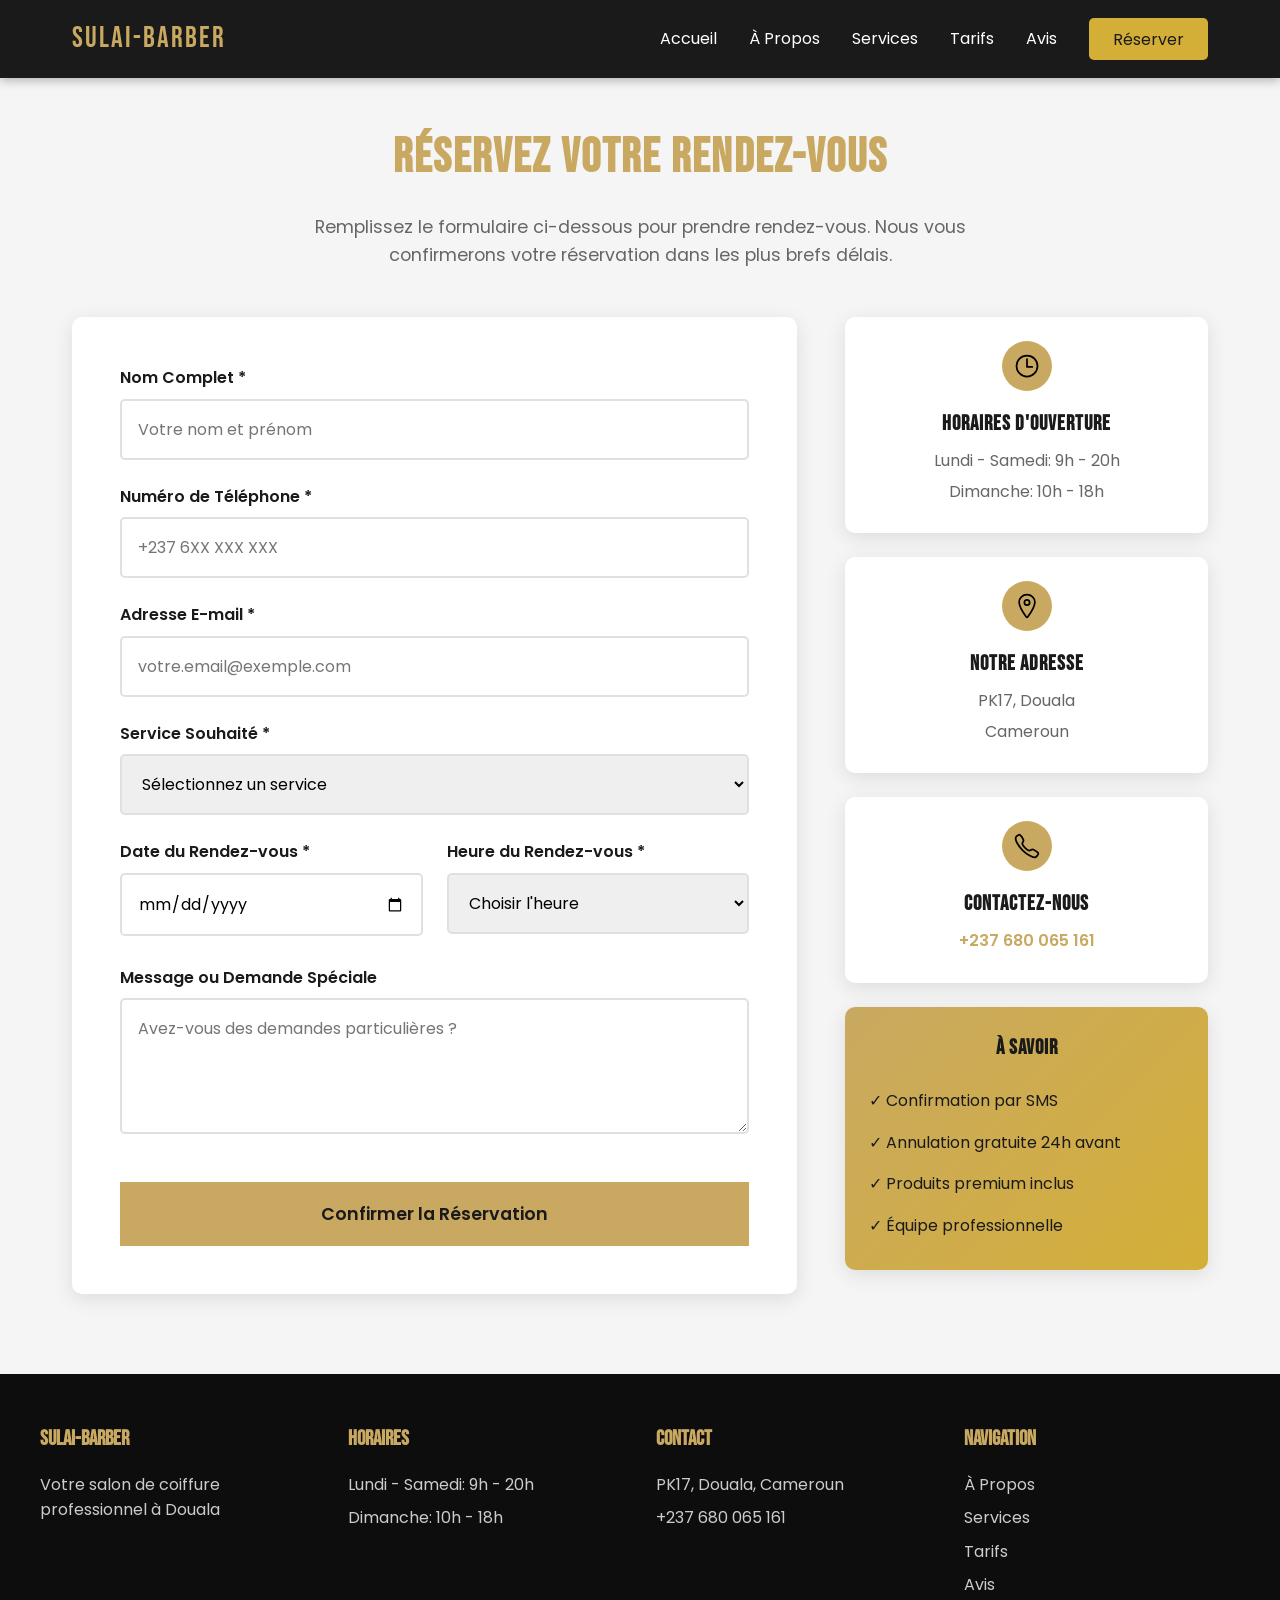
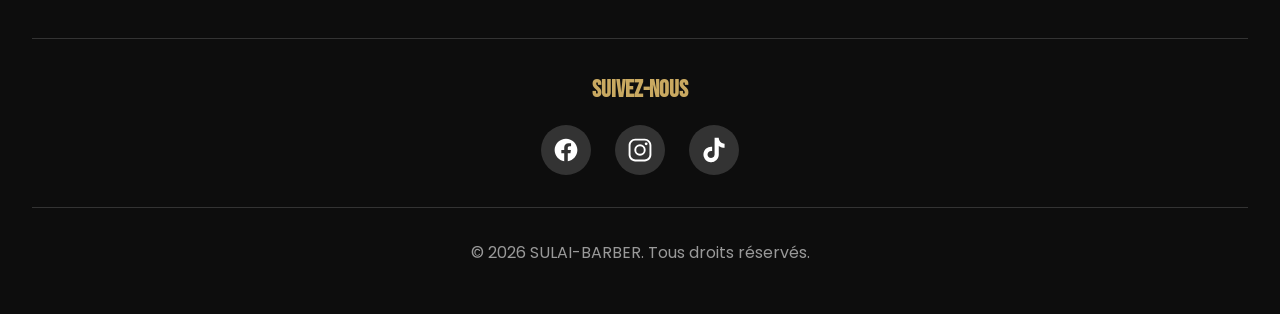
<file: reservation.html>
<!DOCTYPE html>
<html lang="fr">
<head>
    <meta charset="UTF-8">
    <meta name="viewport" content="width=device-width, initial-scale=1.0">
    <meta name="description" content="Réservez votre rendez-vous chez SULAI-BARBER">
    <title>Réservation - SULAI-BARBER</title>
    <link href="https://fonts.googleapis.com/css2?family=Bebas+Neue&family=Poppins:wght@300;400;600;700&display=swap" rel="stylesheet">
    <link rel="stylesheet" href="style.css">
</head>
<body>
    
    <!-- HEADER ET NAVIGATION -->
    <header>
        <nav class="navbar">
            <div class="nav-container">
                <div class="logo">SULAI-BARBER</div>
                <ul class="nav-menu">
                    <li><a href="index.html">Accueil</a></li>
                    <li><a href="index.html#apropos">À Propos</a></li>
                    <li><a href="index.html#services">Services</a></li>
                    <li><a href="index.html#tarifs">Tarifs</a></li>
                    <li><a href="index.html#avis">Avis</a></li>
                    <li><a href="reservation.html" class="nav-btn active">Réserver</a></li>
                </ul>
            </div>
        </nav>
    </header>

    <!-- PAGE DE RÉSERVATION -->
    <section class="reservation-page">
        <div class="container">
            
            <div class="reservation-header">
                <h1>Réservez Votre Rendez-vous</h1>
                <p>Remplissez le formulaire ci-dessous pour prendre rendez-vous. Nous vous confirmerons votre réservation dans les plus brefs délais.</p>
            </div>

            <div class="reservation-layout">
                
                <!-- FORMULAIRE DE RÉSERVATION -->
                <div class="reservation-form-container">
                    <form id="reservationForm" class="reservation-form">
                        
                        <!-- Nom complet -->
                        <div class="form-group">
                            <label for="name">Nom Complet *</label>
                            <input 
                                type="text" 
                                id="name" 
                                name="name" 
                                placeholder="Votre nom et prénom"
                                required
                            >
                            <span class="error-message"></span>
                        </div>

                        <!-- Téléphone -->
                        <div class="form-group">
                            <label for="phone">Numéro de Téléphone *</label>
                            <input 
                                type="tel" 
                                id="phone" 
                                name="phone" 
                                placeholder="+237 6XX XXX XXX"
                                required
                            >
                            <span class="error-message"></span>
                        </div>

                        <!-- Email -->
                        <div class="form-group">
                            <label for="email">Adresse E-mail *</label>
                            <input 
                                type="email" 
                                id="email" 
                                name="email" 
                                placeholder="votre.email@exemple.com"
                                required
                            >
                            <span class="error-message"></span>
                        </div>

                        <!-- Service -->
                        <div class="form-group">
                            <label for="service">Service Souhaité *</label>
                            <select id="service" name="service" required>
                                <option value="">Sélectionnez un service</option>
                                <option value="Coupe Simple - 2.500 FCFA">Coupe Simple - 2.500 FCFA</option>
                                <option value="Coupe Premium - 4.000 FCFA">Coupe Premium - 4.000 FCFA</option>
                                <option value="Service Complet - 6.000 FCFA">Service Complet - 6.000 FCFA</option>
                                <option value="Rasage Professionnel">Rasage Professionnel</option>
                                <option value="Entretien Barbe">Entretien Barbe</option>
                            </select>
                            <span class="error-message"></span>
                        </div>

                        <!-- Date et Heure -->
                        <div class="form-row">
                            <div class="form-group">
                                <label for="date">Date du Rendez-vous *</label>
                                <input 
                                    type="date" 
                                    id="date" 
                                    name="date" 
                                    required
                                >
                                <span class="error-message"></span>
                            </div>

                            <div class="form-group">
                                <label for="time">Heure du Rendez-vous *</label>
                                <select id="time" name="time" required>
                                    <option value="">Choisir l'heure</option>
                                    <option value="09:00">09:00</option>
                                    <option value="09:30">09:30</option>
                                    <option value="10:00">10:00</option>
                                    <option value="10:30">10:30</option>
                                    <option value="11:00">11:00</option>
                                    <option value="11:30">11:30</option>
                                    <option value="12:00">12:00</option>
                                    <option value="14:00">14:00</option>
                                    <option value="14:30">14:30</option>
                                    <option value="15:00">15:00</option>
                                    <option value="15:30">15:30</option>
                                    <option value="16:00">16:00</option>
                                    <option value="16:30">16:30</option>
                                    <option value="17:00">17:00</option>
                                    <option value="17:30">17:30</option>
                                    <option value="18:00">18:00</option>
                                    <option value="18:30">18:30</option>
                                    <option value="19:00">19:00</option>
                                </select>
                                <span class="error-message"></span>
                            </div>
                        </div>

                        <!-- Message -->
                        <div class="form-group">
                            <label for="message">Message ou Demande Spéciale</label>
                            <textarea 
                                id="message" 
                                name="message" 
                                rows="4"
                                placeholder="Avez-vous des demandes particulières ?"
                            ></textarea>
                        </div>

                        <!-- Bouton de soumission -->
                        <button type="submit" class="btn btn-submit" id="submitBtn">
                            <span class="btn-text">Confirmer la Réservation</span>
                            <span class="btn-loader" style="display: none;">
                                <span class="spinner"></span> Envoi en cours...
                            </span>
                        </button>

                        <!-- Message de confirmation -->
                        <div id="formMessage" class="form-message"></div>

                    </form>
                </div>

                <!-- INFORMATIONS COMPLÉMENTAIRES -->
                <div class="reservation-sidebar">
                    
                    <div class="info-box">
                        <div class="info-icon">
                            <img src="assets/time-outline.svg" alt="Horaires">
                        </div>
                        <h3>Horaires d'Ouverture</h3>
                        <p>Lundi - Samedi: 9h - 20h</p>
                        <p>Dimanche: 10h - 18h</p>
                    </div>

                    <div class="info-box">
                        <div class="info-icon">
                            <img src="assets/location-outline.svg" alt="Adresse">
                        </div>
                        <h3>Notre Adresse</h3>
                        <p>PK17, Douala</p>
                        <p>Cameroun</p>
                    </div>

                    <div class="info-box">
                        <div class="info-icon">
                            <img src="assets/call-outline.svg" alt="Téléphone">
                        </div>
                        <h3>Contactez-nous</h3>
                        <p><a href="tel:+237680065161">+237 680 065 161</a></p>
                    </div>

                    <div class="info-box highlight">
                        <h3>À Savoir</h3>
                        <ul>
                            <li>✓ Confirmation par SMS</li>
                            <li>✓ Annulation gratuite 24h avant</li>
                            <li>✓ Produits premium inclus</li>
                            <li>✓ Équipe professionnelle</li>
                        </ul>
                    </div>

                </div>

            </div>

        </div>
    </section>

    <!-- FOOTER -->
    <footer>
        <div class="footer-grid">
            
            <div class="footer-section">
                <h3>SULAI-BARBER</h3>
                <p>Votre salon de coiffure professionnel à Douala</p>
            </div>

            <div class="footer-section">
                <h3>Horaires</h3>
                <p>Lundi - Samedi: 9h - 20h</p>
                <p>Dimanche: 10h - 18h</p>
            </div>

            <div class="footer-section">
                <h3>Contact</h3>
                <p>PK17, Douala, Cameroun</p>
                <p><a href="tel:+237680065161">+237 680 065 161</a></p>
            </div>

            <div class="footer-section">
                <h3>Navigation</h3>
                <a href="index.html#apropos">À Propos</a>
                <a href="index.html#services">Services</a>
                <a href="index.html#tarifs">Tarifs</a>
                <a href="index.html#avis">Avis</a>
            </div>

        </div>

        <div class="social-container">
            <h3>Suivez-nous</h3>
            <div class="social-links">
                <a href="https://www.facebook.com" target="_blank" rel="noopener noreferrer">
                    <img src="assets/logo-facebook.svg" alt="Facebook">
                </a>
                <a href="https://www.instagram.com" target="_blank" rel="noopener noreferrer">
                    <img src="assets/logo-instagram.svg" alt="Instagram">
                </a>
                <a href="https://www.tiktok.com" target="_blank" rel="noopener noreferrer">
                    <img src="assets/logo-tiktok.svg" alt="TikTok">
                </a>
            </div>
        </div>

        <div class="footer-bottom">
            <p>&copy; 2026 SULAI-BARBER. Tous droits réservés.</p>
        </div>
    </footer>

    <script src="script.js"></script>
</body>
</html>
</file>
<file: style.css>
/* ===== STYLES GÉNÉRAUX ===== */
* {
    margin: 0;
    padding: 0;
    box-sizing: border-box;
}

:root {
    --primary: #c9a961;
    --dark: #1a1a1a;
    --light: #ffffff;
    --gray: #333333;
    --gray-light: #f5f5f5;
}

html {
    scroll-behavior: smooth;
}

body {
    font-family: 'Poppins', sans-serif;
    color: var(--dark);
    line-height: 1.6;
    overflow-x: hidden;
}

img {
    max-width: 100%;
    height: auto;
    display: block;
}

.container {
    max-width: 1200px;
    margin: 0 auto;
    padding: 0 2rem;
}

/* ===== HEADER ET NAVIGATION ===== */
header {
    position: fixed;
    top: 0;
    width: 100%;
    z-index: 1000;
    background: var(--dark);
    box-shadow: 0 2px 10px rgba(0,0,0,0.3);
}

.navbar {
    padding: 1rem 0;
}

.nav-container {
    max-width: 1200px;
    margin: 0 auto;
    padding: 0 2rem;
    display: flex;
    justify-content: space-between;
    align-items: center;
}

.logo {
    font-family: 'Bebas Neue', cursive;
    font-size: 1.8rem;
    color: var(--primary);
    letter-spacing: 2px;
}

.nav-menu {
    display: flex;
    gap: 2rem;
    list-style: none;
    align-items: center;
}

.nav-menu a {
    color: var(--light);
    text-decoration: none;
    font-weight: 400;
    transition: color 0.3s;
}

.nav-menu a:hover {
    color: var(--primary);
}

.nav-btn {
    background: var(--primary);
    color: var(--dark) !important;
    padding: 0.6rem 1.5rem;
    border-radius: 5px;
    font-weight: 600;
}

.nav-btn:hover {
    transform: translateY(-2px);
    box-shadow: 0 5px 15px rgba(201, 169, 97, 0.4);
}

.nav-btn.active {
    background: #d4af37;
}

/* ===== SECTION HERO ===== */
.hero {
    min-height: 100vh;
    display: flex;
    align-items: center;
    justify-content: center;
    text-align: center;
    padding: 100px 2rem 50px;
    background: url('assets/header.png') center/cover no-repeat fixed;
    position: relative;
    color: var(--light);
}

.hero-overlay {
    position: absolute;
    top: 0;
    left: 0;
    width: 100%;
    height: 100%;
    background: linear-gradient(135deg, rgba(0, 0, 0, 0.7), rgba(26, 26, 26, 0.6));
    z-index: 1;
}

.hero-content {
    position: relative;
    z-index: 2;
    max-width: 800px;
}

.badge {
    display: inline-block;
    background: var(--primary);
    color: var(--dark);
    padding: 0.5rem 1.5rem;
    font-weight: 600;
    margin-bottom: 2rem;
    font-size: 0.9rem;
}

.hero h1 {
    font-family: 'Bebas Neue', cursive;
    font-size: clamp(3rem, 8vw, 5rem);
    color: var(--primary);
    margin-bottom: 1rem;
    letter-spacing: 3px;
}

.hero-subtitle {
    font-size: 1.3rem;
    margin-bottom: 2rem;
    font-weight: 300;
}

/* ===== BOUTONS ===== */
.btn {
    display: inline-block;
    padding: 1rem 2.5rem;
    font-size: 1rem;
    font-weight: 600;
    text-decoration: none;
    border: none;
    cursor: pointer;
    transition: all 0.3s;
    font-family: 'Poppins', sans-serif;
}

.btn-primary {
    background: var(--primary);
    color: var(--dark);
}

.btn-primary:hover {
    transform: translateY(-2px);
    box-shadow: 0 10px 25px rgba(201, 169, 97, 0.4);
}

.btn-large {
    padding: 1.2rem 3rem;
    font-size: 1.2rem;
}

/* ===== SECTIONS ===== */
section {
    padding: 5rem 0;
}

.section-title {
    font-family: 'Bebas Neue', cursive;
    font-size: 2.5rem;
    color: var(--primary);
    text-align: center;
    margin-bottom: 3rem;
    letter-spacing: 2px;
}

/* ===== SECTION À PROPOS ===== */
.about {
    background: var(--light);
}

.about-content {
    max-width: 900px;
    margin: 0 auto;
    text-align: center;
}

.about-description {
    font-size: 1.1rem;
    line-height: 1.8;
    color: #555;
}

/* ===== SECTION SERVICES ===== */
.services {
    background: var(--gray-light);
}

.services-grid {
    display: grid;
    grid-template-columns: repeat(auto-fit, minmax(320px, 1fr));
    gap: 2.5rem;
}

.service-card {
    background: var(--light);
    border-radius: 8px;
    overflow: hidden;
    box-shadow: 0 5px 20px rgba(0,0,0,0.1);
    transition: transform 0.3s;
}

.service-card:hover {
    transform: translateY(-10px);
}

.service-images {
    position: relative;
    overflow: hidden;
}

.image-slider {
    position: relative;
    height: 280px;
}

.image-slider img {
    position: absolute;
    top: 0;
    left: 0;
    width: 100%;
    height: 100%;
    object-fit: cover;
    opacity: 0;
    transition: opacity 0.5s ease;
}

.image-slider img.active {
    opacity: 1;
}

.slider-dots {
    position: absolute;
    bottom: 15px;
    left: 50%;
    transform: translateX(-50%);
    display: flex;
    gap: 8px;
    z-index: 10;
}

.dot {
    width: 10px;
    height: 10px;
    border-radius: 50%;
    background: rgba(255, 255, 255, 0.5);
    cursor: pointer;
    transition: all 0.3s;
}

.dot.active {
    background: var(--primary);
    width: 30px;
    border-radius: 5px;
}

.service-content {
    padding: 2rem;
}

.service-content h3 {
    font-size: 1.5rem;
    color: var(--dark);
    margin-bottom: 1rem;
    font-family: 'Bebas Neue', cursive;
}

.service-content p {
    color: #666;
    line-height: 1.7;
}

/* ===== SECTION TARIFS ===== */
.pricing {
    background: var(--light);
}

.pricing-grid {
    display: grid;
    grid-template-columns: repeat(auto-fit, minmax(300px, 1fr));
    gap: 2rem;
    max-width: 1100px;
    margin: 0 auto;
}

.pricing-card {
    background: var(--gray-light);
    padding: 2.5rem 2rem;
    border-radius: 10px;
    text-align: center;
    box-shadow: 0 5px 20px rgba(0,0,0,0.1);
    transition: transform 0.3s;
    position: relative;
}

.pricing-card:hover {
    transform: scale(1.05);
}

.pricing-card.featured {
    border: 3px solid var(--primary);
}

.popular-badge {
    position: absolute;
    top: -15px;
    left: 50%;
    transform: translateX(-50%);
    background: var(--primary);
    color: var(--dark);
    padding: 0.3rem 1rem;
    font-weight: 700;
    font-size: 0.85rem;
}

.pricing-card h3 {
    font-family: 'Bebas Neue', cursive;
    font-size: 1.8rem;
    color: var(--dark);
    margin-bottom: 1rem;
}

.price {
    font-size: 2.5rem;
    font-weight: 700;
    color: var(--primary);
    margin-bottom: 1.5rem;
}

.price span {
    font-size: 1rem;
}

.pricing-features {
    list-style: none;
    margin-bottom: 2rem;
    text-align: left;
}

.pricing-features li {
    padding: 0.7rem 0;
    border-bottom: 1px solid #eee;
    padding-left: 1.5rem;
    position: relative;
}

.pricing-features li::before {
    content: '✓';
    position: absolute;
    left: 0;
    color: var(--primary);
    font-weight: bold;
}

.pricing-features li:last-child {
    border-bottom: none;
}

/* ===== SECTION AVIS ===== */
.testimonials {
    background: linear-gradient(135deg, var(--dark) 0%, #252525 100%);
    color: var(--light);
}

.testimonials .section-title {
    color: var(--primary);
}

.testimonials-grid {
    display: grid;
    grid-template-columns: repeat(auto-fit, minmax(300px, 1fr));
    gap: 2.5rem;
}

.testimonial-card {
    background: linear-gradient(135deg, var(--gray) 0%, #2a2a2a 100%);
    padding: 2.5rem;
    border-radius: 12px;
    border-left: 4px solid var(--primary);
    position: relative;
    box-shadow: 0 5px 20px rgba(0,0,0,0.3);
    transition: transform 0.3s;
}

.testimonial-card:hover {
    transform: translateY(-5px);
}

.quote-icon {
    font-size: 4rem;
    color: var(--primary);
    opacity: 0.3;
    position: absolute;
    top: 10px;
    right: 20px;
    font-family: Georgia, serif;
}

.testimonial-quote {
    font-style: italic;
    margin-bottom: 1.5rem;
    line-height: 1.8;
}

.testimonial-author {
    display: flex;
    align-items: center;
    gap: 1rem;
}

.author-avatar {
    width: 60px;
    height: 60px;
    border-radius: 50%;
    background: linear-gradient(135deg, var(--primary), #d4af37);
    display: flex;
    align-items: center;
    justify-content: center;
    font-weight: 700;
    font-size: 1.5rem;
    color: var(--dark);
}

.author-name {
    font-weight: 600;
    color: var(--primary);
    margin-bottom: 0.3rem;
}

.stars {
    color: var(--primary);
    font-size: 1.1rem;
    letter-spacing: 2px;
}

/* ===== SECTION CTA ===== */
.cta-section {
    background: linear-gradient(135deg, #1a1a1a 0%, #2d2d2d 100%);
    color: var(--light);
    padding: 6rem 0;
    position: relative;
    overflow: hidden;
}

.cta-section::before {
    content: '';
    position: absolute;
    top: 0;
    left: 0;
    width: 100%;
    height: 100%;
    background: url('assets/header.png') center/cover no-repeat;
    opacity: 0.1;
    z-index: 0;
}

.cta-content {
    text-align: center;
    max-width: 700px;
    margin: 0 auto;
    position: relative;
    z-index: 1;
}

.cta-content h2 {
    font-family: 'Bebas Neue', cursive;
    font-size: 3rem;
    color: var(--primary);
    margin-bottom: 1rem;
    letter-spacing: 2px;
    text-transform: uppercase;
}

.cta-content p {
    font-size: 1.2rem;
    margin-bottom: 2.5rem;
    color: #ccc;
    line-height: 1.8;
}

.btn-large {
    padding: 1.5rem 4rem;
    font-size: 1.3rem;
    background: linear-gradient(135deg, var(--primary) 0%, #d4af37 100%);
    color: var(--dark);
    border-radius: 50px;
    box-shadow: 0 10px 30px rgba(201, 169, 97, 0.4);
    font-weight: 700;
    letter-spacing: 1px;
    text-transform: uppercase;
    position: relative;
    overflow: hidden;
}

.btn-large::before {
    content: '';
    position: absolute;
    top: 50%;
    left: 50%;
    width: 0;
    height: 0;
    border-radius: 50%;
    background: rgba(255, 255, 255, 0.3);
    transform: translate(-50%, -50%);
    transition: width 0.6s, height 0.6s;
}

.btn-large:hover::before {
    width: 300px;
    height: 300px;
}

.btn-large:hover {
    transform: translateY(-5px) scale(1.05);
    box-shadow: 0 15px 40px rgba(201, 169, 97, 0.6);
}

.btn-large:active {
    transform: translateY(-2px) scale(1.02);
}

/* ===== PAGE RÉSERVATION ===== */
.reservation-page {
    padding: 120px 0 80px;
    background: var(--gray-light);
    min-height: 100vh;
}

.reservation-header {
    text-align: center;
    margin-bottom: 3rem;
}

.reservation-header h1 {
    font-family: 'Bebas Neue', cursive;
    font-size: 3rem;
    color: var(--primary);
    margin-bottom: 1rem;
    letter-spacing: 2px;
}

.reservation-header p {
    font-size: 1.1rem;
    color: #666;
    max-width: 700px;
    margin: 0 auto;
}

.reservation-layout {
    display: grid;
    grid-template-columns: 2fr 1fr;
    gap: 3rem;
    max-width: 1200px;
    margin: 0 auto;
}

.reservation-form-container {
    background: var(--light);
    padding: 3rem;
    border-radius: 10px;
    box-shadow: 0 5px 20px rgba(0,0,0,0.1);
}

.reservation-form .form-group {
    margin-bottom: 1.5rem;
}

.reservation-form label {
    display: block;
    margin-bottom: 0.5rem;
    font-weight: 600;
    color: var(--dark);
}

.reservation-form input,
.reservation-form select,
.reservation-form textarea {
    width: 100%;
    padding: 1rem;
    border: 2px solid #e0e0e0;
    border-radius: 5px;
    font-family: 'Poppins', sans-serif;
    font-size: 1rem;
    transition: border-color 0.3s;
}

.reservation-form input:focus,
.reservation-form select:focus,
.reservation-form textarea:focus {
    outline: none;
    border-color: var(--primary);
}

.reservation-form textarea {
    resize: vertical;
    min-height: 100px;
}

.form-row {
    display: grid;
    grid-template-columns: 1fr 1fr;
    gap: 1.5rem;
}

.btn-submit {
    width: 100%;
    padding: 1.2rem;
    font-size: 1.1rem;
    margin-top: 1rem;
    background: var(--primary);
    color: var(--dark);
}

.btn-submit:disabled {
    opacity: 0.6;
    cursor: not-allowed;
}

.spinner {
    display: inline-block;
    width: 14px;
    height: 14px;
    border: 2px solid var(--dark);
    border-top-color: transparent;
    border-radius: 50%;
    animation: spin 0.8s linear infinite;
}

@keyframes spin {
    to { transform: rotate(360deg); }
}

.error-message {
    color: #dc3545;
    font-size: 0.85rem;
    margin-top: 0.3rem;
    display: block;
}

.form-message {
    margin-top: 1.5rem;
    padding: 1rem;
    border-radius: 5px;
    text-align: center;
    font-weight: 600;
    display: none;
}

.form-message.success {
    background: #d4edda;
    color: #155724;
    border: 1px solid #c3e6cb;
    display: block;
}

.form-message.error {
    background: #f8d7da;
    color: #721c24;
    border: 1px solid #f5c6cb;
    display: block;
}

.reservation-sidebar {
    display: flex;
    flex-direction: column;
    gap: 1.5rem;
}

.info-box {
    background: var(--light);
    padding: 1.5rem;
    border-radius: 10px;
    box-shadow: 0 5px 20px rgba(0,0,0,0.1);
    text-align: center;
}

.info-icon {
    width: 50px;
    height: 50px;
    margin: 0 auto 1rem;
    background: var(--primary);
    border-radius: 50%;
    display: flex;
    align-items: center;
    justify-content: center;
}

.info-icon img {
    width: 28px;
    height: 28px;
    filter: brightness(0);
}

.info-box h3 {
    font-family: 'Bebas Neue', cursive;
    font-size: 1.3rem;
    color: var(--dark);
    margin-bottom: 0.5rem;
    letter-spacing: 1px;
}

.info-box p {
    color: #666;
    margin: 0.3rem 0;
}

.info-box a {
    color: var(--primary);
    text-decoration: none;
    font-weight: 600;
}

.info-box.highlight {
    background: linear-gradient(135deg, var(--primary) 0%, #d4af37 100%);
    color: var(--dark);
}

.info-box.highlight h3 {
    color: var(--dark);
}

.info-box.highlight ul {
    list-style: none;
    text-align: left;
    margin-top: 1rem;
}

.info-box.highlight li {
    padding: 0.5rem 0;
}

/* ===== FOOTER ===== */
footer {
    background: #0d0d0d;
    color: var(--light);
    padding: 3rem 2rem;
}

.footer-grid {
    display: grid;
    grid-template-columns: repeat(auto-fit, minmax(250px, 1fr));
    gap: 2rem;
    max-width: 1200px;
    margin: 0 auto 2rem;
}

.footer-section h3 {
    color: var(--primary);
    margin-bottom: 1rem;
    font-size: 1.3rem;
    font-family: 'Bebas Neue', cursive;
}

.footer-section p,
.footer-section a {
    color: #ccc;
    text-decoration: none;
    display: block;
    margin-bottom: 0.5rem;
    transition: color 0.3s;
}

.footer-section a:hover {
    color: var(--primary);
}

.social-container {
    text-align: center;
    padding: 2rem 0;
    margin-top: 2rem;
    border-top: 1px solid var(--gray);
}

.social-container h3 {
    font-family: 'Bebas Neue', cursive;
    color: var(--primary);
    font-size: 1.5rem;
    margin-bottom: 1rem;
}

.social-links {
    display: flex;
    gap: 1.5rem;
    justify-content: center;
}

.social-links a {
    width: 50px;
    height: 50px;
    background: var(--gray);
    border-radius: 50%;
    display: flex;
    align-items: center;
    justify-content: center;
    transition: all 0.3s;
}

.social-links img {
    width: 26px;
    height: 26px;
    filter: brightness(0) invert(1);
}

.social-links a:hover {
    background: var(--primary);
    transform: translateY(-5px);
}

.footer-bottom {
    text-align: center;
    padding-top: 2rem;
    border-top: 1px solid var(--gray);
    color: #999;
}

/* ===== RESPONSIVE ===== */
@media (max-width: 768px) {
    .hero {
        background-attachment: scroll;
    }

    .nav-container {
        flex-wrap: wrap;
        justify-content: center;
        gap: 0.75rem;
    }

    .nav-menu {
        flex-wrap: wrap;
        justify-content: center;
        gap: 1rem;
        font-size: 0.9rem;
    }

    .services-grid,
    .pricing-grid,
    .testimonials-grid {
        grid-template-columns: 1fr;
    }

    .reservation-layout {
        grid-template-columns: 1fr;
    }

    .reservation-form-container {
        padding: 2rem;
    }

    .form-row {
        grid-template-columns: 1fr;
    }

    section {
        padding: 3rem 0;
    }

    .container {
        padding: 0 1rem;
    }
}

/* ===== SECTION GALERIE ===== */

/* Fond noir pour la section */
.gallery {
    background: #111;
    padding: 5rem 0;
    position: relative;
}

/* Sous-titre centré */
.gallery-subtitle {
    text-align: center;
    color: #aaa;
    margin-bottom: 3rem;
    font-size: 1.1rem;
}

/* Grille des photos : 4 colonnes sur grand écran */
.gallery-grid {
    display: grid;
    grid-template-columns: repeat(4, 1fr);
    gap: 1rem;
}

/* Chaque photo */
.gallery-item {
    position: relative;
    overflow: hidden;
    border-radius: 6px;
    cursor: pointer;
    aspect-ratio: 1 / 1;
    background: #222;
}

/* Photo en plein format */
.gallery-item img {
    width: 100%;
    height: 100%;
    object-fit: cover;
    transition: transform 0.4s ease;
}

/* Agrandissement au survol */
.gallery-item:hover img {
    transform: scale(1.1);
}

/* Couche dorée au survol */
.gallery-overlay {
    position: absolute;
    top: 0;
    left: 0;
    width: 100%;
    height: 100%;
    background: rgba(201, 169, 97, 0.7);
    display: flex;
    align-items: center;
    justify-content: center;
    opacity: 0;
    transition: opacity 0.3s ease;
}

.gallery-item:hover .gallery-overlay {
    opacity: 1;
}

/* Texte "Voir" */
.gallery-overlay span {
    color: #1a1a1a;
    font-weight: 700;
    font-size: 1.1rem;
    letter-spacing: 2px;
    text-transform: uppercase;
    font-family: 'Bebas Neue', cursive;
}

/* ===== LIGHTBOX (VISIONNEUSE PLEIN ÉCRAN) ===== */

/* Fond noir qui couvre tout l'écran */
.gallery-lightbox {
    position: fixed;
    top: 0;
    left: 0;
    width: 100%;
    height: 100%;
    background: rgba(0, 0, 0, 0.95);
    z-index: 9999;
    display: none;
    align-items: center;
    justify-content: center;
    flex-direction: column;
}

/* Lightbox active (visible) */
.gallery-lightbox.active {
    display: flex;
}

/* Image dans la lightbox */
.gallery-lightbox img {
    max-width: 90%;
    max-height: 80vh;
    object-fit: contain;
    border-radius: 4px;
}

/* Bouton fermer */
.lightbox-close {
    position: absolute;
    top: 20px;
    right: 30px;
    font-size: 2.5rem;
    color: var(--primary);
    background: none;
    border: none;
    cursor: pointer;
    line-height: 1;
    transition: transform 0.2s;
}

.lightbox-close:hover {
    transform: scale(1.2);
}

/* Boutons précédent / suivant */
.lightbox-prev,
.lightbox-next {
    position: absolute;
    top: 50%;
    transform: translateY(-50%);
    font-size: 3rem;
    color: var(--primary);
    background: rgba(255,255,255,0.05);
    border: none;
    cursor: pointer;
    padding: 0.5rem 1rem;
    border-radius: 5px;
    transition: background 0.3s;
}

.lightbox-prev { left: 20px; }
.lightbox-next { right: 20px; }

.lightbox-prev:hover,
.lightbox-next:hover {
    background: rgba(201, 169, 97, 0.3);
}

/* Compteur d'images */
.lightbox-counter {
    color: #aaa;
    margin-top: 1rem;
    font-size: 0.9rem;
}


/* ===== SECTION LAISSER UN AVIS ===== */

/* Fond gris clair */
.review-section {
    background: var(--gray-light);
    padding: 5rem 0;
}

/* Sous-titre */
.review-subtitle {
    text-align: center;
    color: #666;
    margin-bottom: 3rem;
    font-size: 1.1rem;
}

/* Layout : formulaire à gauche, avis à droite */
.review-layout {
    display: grid;
    grid-template-columns: 1fr 1fr;
    gap: 3rem;
}

/* Boîte du formulaire */
.review-form-container {
    background: var(--light);
    padding: 2.5rem;
    border-radius: 10px;
    box-shadow: 0 5px 20px rgba(0,0,0,0.1);
}

/* Style du formulaire */
.review-form .form-group {
    margin-bottom: 1.5rem;
}

.review-form label {
    display: block;
    margin-bottom: 0.5rem;
    font-weight: 600;
    color: var(--dark);
}

.review-form input,
.review-form select,
.review-form textarea {
    width: 100%;
    padding: 0.9rem 1rem;
    border: 2px solid #e0e0e0;
    border-radius: 5px;
    font-family: 'Poppins', sans-serif;
    font-size: 1rem;
    transition: border-color 0.3s;
}

.review-form input:focus,
.review-form select:focus,
.review-form textarea:focus {
    outline: none;
    border-color: var(--primary);
}

/* Étoiles cliquables */
.star-rating {
    display: flex;
    gap: 0.5rem;
    margin-bottom: 0.5rem;
}

.star {
    font-size: 2rem;
    color: #ddd;
    cursor: pointer;
    transition: color 0.2s, transform 0.2s;
}

/* Étoile survolée ou active */
.star.hover,
.star.active {
    color: var(--primary);
    transform: scale(1.2);
}

/* Bouton publier */
.btn-review {
    width: 100%;
    padding: 1rem;
    background: linear-gradient(135deg, var(--primary) 0%, #d4af37 100%);
    color: var(--dark);
    font-size: 1rem;
    font-weight: 700;
    border: none;
    border-radius: 5px;
    cursor: pointer;
    transition: all 0.3s;
    font-family: 'Poppins', sans-serif;
}

.btn-review:hover {
    transform: translateY(-2px);
    box-shadow: 0 8px 20px rgba(201, 169, 97, 0.4);
}

/* Zone d'affichage des avis */
.reviews-display {
    display: flex;
    flex-direction: column;
    gap: 1.5rem;
}

/* Titre "Avis Récents" */
.reviews-display-title {
    font-family: 'Bebas Neue', cursive;
    font-size: 1.8rem;
    color: var(--dark);
    letter-spacing: 1px;
    margin-bottom: 0.5rem;
}

/* Liste des avis avec scroll si beaucoup d'avis */
.reviews-list {
    display: flex;
    flex-direction: column;
    gap: 1.2rem;
    max-height: 550px;
    overflow-y: auto;
    padding-right: 0.5rem;
}

/* Barre de scroll dorée */
.reviews-list::-webkit-scrollbar {
    width: 5px;
}
.reviews-list::-webkit-scrollbar-thumb {
    background: var(--primary);
    border-radius: 10px;
}

/* Carte d'un avis */
.review-card {
    background: var(--light);
    padding: 1.5rem;
    border-radius: 10px;
    box-shadow: 0 3px 12px rgba(0,0,0,0.08);
    border-left: 4px solid var(--primary);
    transition: transform 0.2s;
}

.review-card:hover {
    transform: translateX(5px);
}

/* Haut de la carte : avatar + nom + étoiles */
.review-header {
    display: flex;
    align-items: center;
    gap: 1rem;
    margin-bottom: 0.8rem;
}

/* Cercle avec initiale */
.review-avatar {
    width: 45px;
    height: 45px;
    min-width: 45px;
    border-radius: 50%;
    background: linear-gradient(135deg, var(--primary), #d4af37);
    display: flex;
    align-items: center;
    justify-content: center;
    font-weight: 700;
    font-size: 1.2rem;
    color: var(--dark);
}

/* Nom de l'auteur */
.review-author {
    font-weight: 600;
    color: var(--dark);
    margin-bottom: 0.2rem;
}

/* Étoiles de l'avis */
.review-stars {
    color: var(--primary);
    font-size: 1rem;
    letter-spacing: 2px;
}

/* Texte du commentaire */
.review-text {
    color: #555;
    font-style: italic;
    line-height: 1.7;
    margin-bottom: 0.5rem;
}

/* Badge du service */
.review-service {
    font-size: 0.8rem;
    color: var(--primary);
    font-weight: 600;
    background: rgba(201, 169, 97, 0.1);
    display: inline-block;
    padding: 0.2rem 0.8rem;
    border-radius: 20px;
}

/* Avis avec animation d'entrée (ajouté dynamiquement) */
.review-card.new-review {
    animation: slideIn 0.5s ease-out;
}

@keyframes slideIn {
    from {
        opacity: 0;
        transform: translateY(-20px);
    }
    to {
        opacity: 1;
        transform: translateY(0);
    }
}


/* ===== RESPONSIVE GALERIE ET AVIS ===== */
@media (max-width: 1024px) {
    .gallery-grid {
        grid-template-columns: repeat(3, 1fr);
    }
}

@media (max-width: 768px) {
    .gallery-grid {
        grid-template-columns: repeat(2, 1fr);
    }

    .review-layout {
        grid-template-columns: 1fr;
    }

    .lightbox-prev,
    .lightbox-next {
        font-size: 2rem;
        padding: 0.3rem 0.8rem;
    }
}

@media (max-width: 480px) {
    .gallery-grid {
        grid-template-columns: repeat(2, 1fr);
        gap: 0.5rem;
    }
}
</file>
